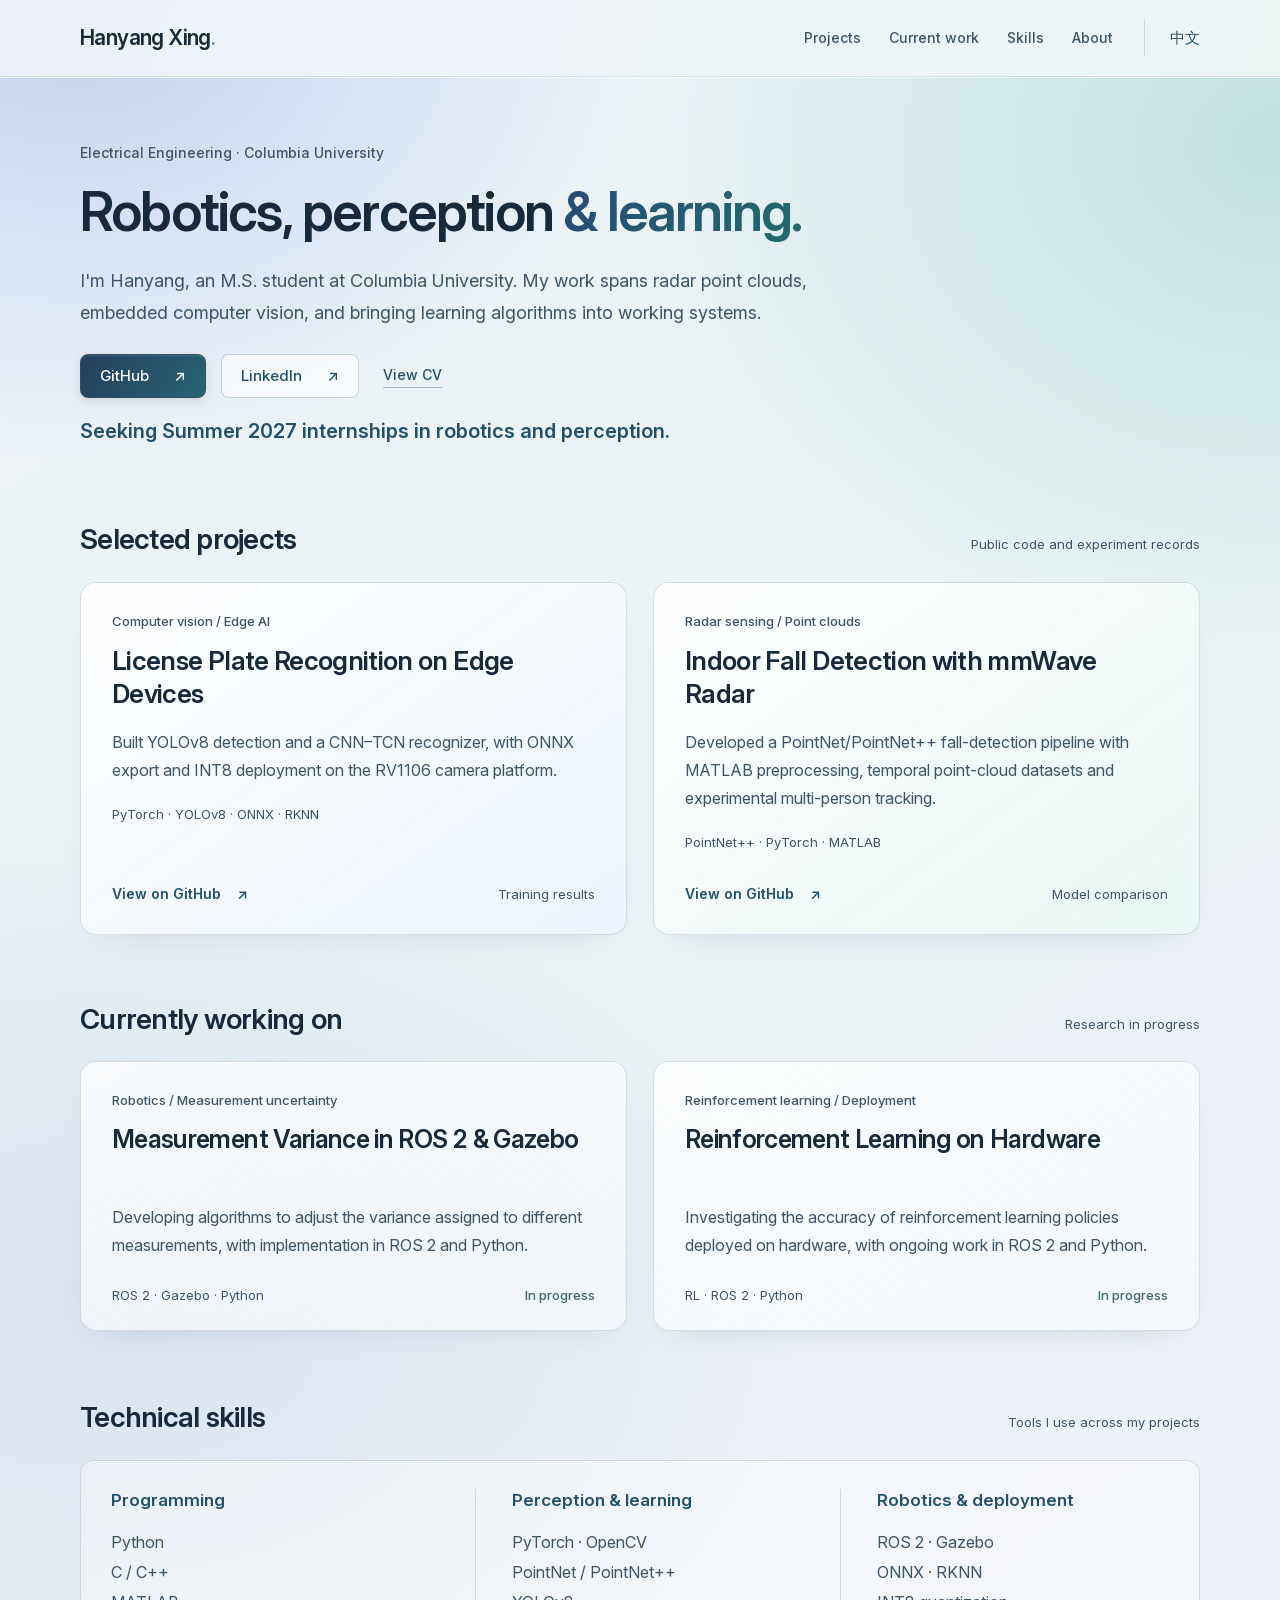
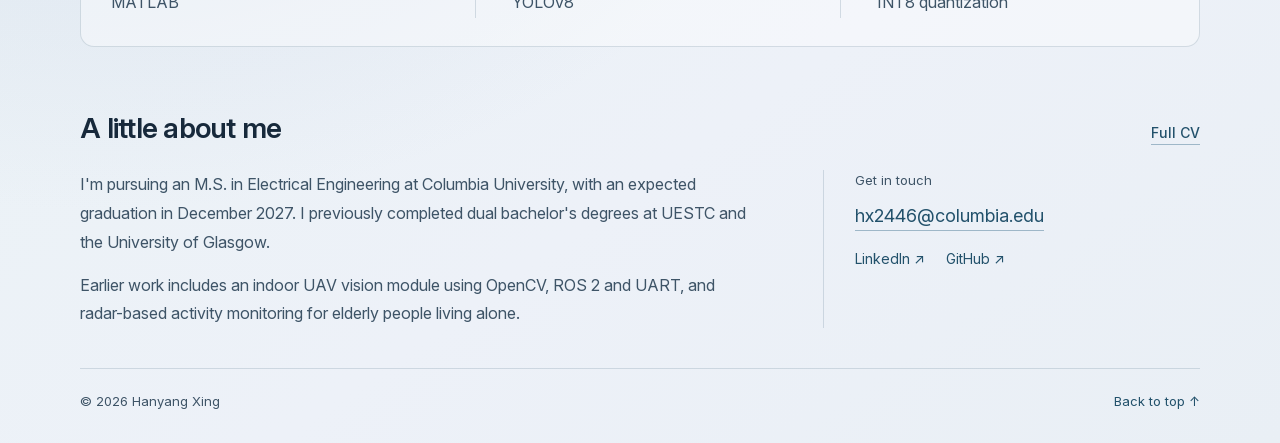
<file: index.html>
<!doctype html>
<html lang="en">
<head>
  <meta charset="utf-8">
  <meta name="viewport" content="width=device-width, initial-scale=1">
  <meta name="description" content="Hanyang Xing — Columbia University. A portfolio of projects in robotics, machine perception, radar sensing and embedded vision.">
  <meta name="theme-color" content="#edf2fa">
  <meta property="og:title" content="Hanyang Xing | Robotics & Perception">
  <meta property="og:description" content="Engineering projects, current research and technical skills.">
  <meta property="og:type" content="website">
  <title>Hanyang Xing | Robotics & Perception</title>
  <link rel="icon" href="assets/favicon.svg" type="image/svg+xml">
  <link rel="preload" href="assets/fonts/InterVariable.woff2" as="font" type="font/woff2" crossorigin>
  <link rel="stylesheet" href="style.css">
  <script src="script.js" defer></script>
</head>
<body>
  <a class="skip-link" href="#main" data-en="Skip to content" data-zh="跳转到正文">Skip to content</a>
  <header class="site-header">
    <div class="header-inner">
      <a class="brand" href="#top">Hanyang Xing<span aria-hidden="true">.</span></a>
      <nav aria-label="Main navigation">
        <a href="#work" data-en="Projects" data-zh="项目">Projects</a>
        <a href="#ongoing" data-en="Current work" data-zh="当前工作">Current work</a>
        <a href="#skills" data-en="Skills" data-zh="技术">Skills</a>
        <a href="#about" data-en="About" data-zh="关于">About</a>
      </nav>
      <button id="language-toggle" type="button" aria-label="切换到中文">中文</button>
    </div>
  </header>

  <main id="main" class="page">
    <section class="hero" id="top" aria-labelledby="hero-title">
      <p class="hero-kicker" data-en="Electrical Engineering · Columbia University" data-zh="电子工程 · 哥伦比亚大学">Electrical Engineering · Columbia University</p>
      <h1 id="hero-title"><span data-en="Robotics, perception" data-zh="机器人、感知，">Robotics, perception</span><br class="mobile-break"><span class="title-accent" data-en=" & learning." data-zh="以及学习。"> & learning.</span></h1>
      <p class="hero-description" data-en="I'm Hanyang, an M.S. student at Columbia University. My work spans radar point clouds, embedded computer vision, and bringing learning algorithms into working systems." data-zh="我是 Hanyang，目前在哥伦比亚大学攻读硕士。我的工作涵盖雷达点云、嵌入式计算机视觉，以及将学习算法转化为可运行的系统。">I'm Hanyang, an M.S. student at Columbia University. My work spans radar point clouds, embedded computer vision, and bringing learning algorithms into working systems.</p>
      <div class="hero-links">
        <a class="button button-primary" href="https://github.com/Harryxing213" target="_blank" rel="noopener">GitHub <span aria-hidden="true">↗</span></a>
        <a class="button button-secondary" href="https://www.linkedin.com/in/hanyangxing/" target="_blank" rel="noopener">LinkedIn <span aria-hidden="true">↗</span></a>
        <a class="quiet-link" href="resume.html" target="_blank" rel="noopener" data-en="View CV" data-zh="查看简历">View CV</a>
      </div>
      <p class="availability" data-en="Seeking Summer 2027 internships in robotics and perception." data-zh="寻找 2027 年暑期机器人与感知方向实习。">Seeking Summer 2027 internships in robotics and perception.</p>
    </section>

    <section id="work" class="content-section" aria-labelledby="work-title">
      <div class="section-heading"><h2 id="work-title" data-en="Selected projects" data-zh="项目精选">Selected projects</h2><p data-en="Public code and experiment records" data-zh="公开代码与实验记录">Public code and experiment records</p></div>
      <div class="project-grid">
        <article class="project-card" id="edge-vision">
          <p class="card-category" data-en="Computer vision / Edge AI" data-zh="计算机视觉 / 边缘 AI">Computer vision / Edge AI</p>
          <h3 data-en="License Plate Recognition on Edge Devices" data-zh="车牌识别与边缘设备部署">License Plate Recognition on Edge Devices</h3>
          <p class="card-description" data-en="Built YOLOv8 detection and a CNN–TCN recognizer, with ONNX export and INT8 deployment on the RV1106 camera platform." data-zh="开发 YOLOv8 检测模块与 CNN–TCN 识别器，完成 ONNX 导出和 RV1106 摄像头平台的 INT8 部署。">Built YOLOv8 detection and a CNN–TCN recognizer, with ONNX export and INT8 deployment on the RV1106 camera platform.</p>
          <p class="card-technologies">PyTorch · YOLOv8 · ONNX · RKNN</p>
          <div class="card-footer"><a class="github-link" href="https://github.com/Harryxing213/License-Plate-Recognition-with-Edge-Model-Deployment" target="_blank" rel="noopener"><span data-en="View on GitHub" data-zh="查看 GitHub">View on GitHub</span><span aria-hidden="true">↗</span></a><a class="result-link" href="assets/detection-results.png" target="_blank" rel="noopener" data-en="Training results" data-zh="训练结果">Training results</a></div>
        </article>
        <article class="project-card" id="radar-perception">
          <p class="card-category" data-en="Radar sensing / Point clouds" data-zh="雷达感知 / 点云">Radar sensing / Point clouds</p>
          <h3 data-en="Indoor Fall Detection with mmWave Radar" data-zh="基于毫米波雷达的室内跌倒检测">Indoor Fall Detection with mmWave Radar</h3>
          <p class="card-description" data-en="Developed a PointNet/PointNet++ fall-detection pipeline with MATLAB preprocessing, temporal point-cloud datasets and experimental multi-person tracking." data-zh="构建 PointNet/PointNet++ 跌倒检测流程，涵盖 MATLAB 预处理、时序点云数据集与实验性多人轨迹分析。">Developed a PointNet/PointNet++ fall-detection pipeline with MATLAB preprocessing, temporal point-cloud datasets and experimental multi-person tracking.</p>
          <p class="card-technologies">PointNet++ · PyTorch · MATLAB</p>
          <div class="card-footer"><a class="github-link" href="https://github.com/Harryxing213/Indoor-Fall-Detection-based-on-Millimeter-Wave-Radar" target="_blank" rel="noopener"><span data-en="View on GitHub" data-zh="查看 GitHub">View on GitHub</span><span aria-hidden="true">↗</span></a><a class="result-link" href="assets/radar-comparison.png" target="_blank" rel="noopener" data-en="Model comparison" data-zh="模型对比">Model comparison</a></div>
        </article>
      </div>
    </section>

    <section id="ongoing" class="content-section" aria-labelledby="ongoing-title">
      <div class="section-heading"><h2 id="ongoing-title" data-en="Currently working on" data-zh="正在进行">Currently working on</h2><p data-en="Research in progress" data-zh="持续探索中的研究">Research in progress</p></div>
      <div class="project-grid ongoing-grid">
        <article class="project-card research-card"><p class="card-category" data-en="Robotics / Measurement uncertainty" data-zh="机器人 / 测量不确定性">Robotics / Measurement uncertainty</p><h3 data-en="Measurement Variance in ROS 2 & Gazebo" data-zh="ROS 2 与 Gazebo 中的测量方差调整">Measurement Variance in ROS 2 & Gazebo</h3><p class="card-description" data-en="Developing algorithms to adjust the variance assigned to different measurements, with implementation in ROS 2 and Python." data-zh="研究调整不同测量量方差的算法，在 ROS 2 与 Python 上开展实现工作。">Developing algorithms to adjust the variance assigned to different measurements, with implementation in ROS 2 and Python.</p><div class="research-footer"><span>ROS 2 · Gazebo · Python</span><span class="research-status" data-en="In progress" data-zh="进行中">In progress</span></div></article>
        <article class="project-card research-card"><p class="card-category" data-en="Reinforcement learning / Deployment" data-zh="强化学习 / 实际部署">Reinforcement learning / Deployment</p><h3 data-en="Reinforcement Learning on Hardware" data-zh="强化学习的硬件部署">Reinforcement Learning on Hardware</h3><p class="card-description" data-en="Investigating the accuracy of reinforcement learning policies deployed on hardware, with ongoing work in ROS 2 and Python." data-zh="研究强化学习策略部署到硬件后的精度问题，目前在 ROS 2 与 Python 上开展工作。">Investigating the accuracy of reinforcement learning policies deployed on hardware, with ongoing work in ROS 2 and Python.</p><div class="research-footer"><span>RL · ROS 2 · Python</span><span class="research-status" data-en="In progress" data-zh="进行中">In progress</span></div></article>
      </div>
    </section>

    <section id="skills" class="content-section skills-section" aria-labelledby="skills-title">
      <div class="section-heading"><h2 id="skills-title" data-en="Technical skills" data-zh="技术能力">Technical skills</h2><p data-en="Tools I use across my projects" data-zh="项目中使用的技术与工具">Tools I use across my projects</p></div>
      <div class="skills-grid">
        <div class="skill-group"><h3 data-en="Programming" data-zh="编程语言">Programming</h3><p>Python<br>C / C++<br>MATLAB</p></div>
        <div class="skill-group"><h3 data-en="Perception & learning" data-zh="感知与学习">Perception & learning</h3><p>PyTorch · OpenCV<br>PointNet / PointNet++<br>YOLOv8</p></div>
        <div class="skill-group"><h3 data-en="Robotics & deployment" data-zh="机器人与部署">Robotics & deployment</h3><p>ROS 2 · Gazebo<br>ONNX · RKNN<br>INT8 quantization</p></div>
      </div>
    </section>

    <section id="about" class="content-section about-section" aria-labelledby="about-title">
      <div class="section-heading"><h2 id="about-title" data-en="A little about me" data-zh="关于我">A little about me</h2><a class="quiet-link" href="resume.html" target="_blank" rel="noopener" data-en="Full CV" data-zh="完整简历">Full CV</a></div>
      <div class="about-grid"><div><p data-en="I'm pursuing an M.S. in Electrical Engineering at Columbia University, with an expected graduation in December 2027. I previously completed dual bachelor's degrees at UESTC and the University of Glasgow." data-zh="我目前在哥伦比亚大学攻读电子工程硕士，预计于 2027 年 12 月毕业。本科在电子科技大学与格拉斯哥大学完成双学位项目。">I'm pursuing an M.S. in Electrical Engineering at Columbia University, with an expected graduation in December 2027. I previously completed dual bachelor's degrees at UESTC and the University of Glasgow.</p><p data-en="Earlier work includes an indoor UAV vision module using OpenCV, ROS 2 and UART, and radar-based activity monitoring for elderly people living alone." data-zh="此前的工作还包括基于 OpenCV、ROS 2 与 UART 的室内无人机视觉模块，以及面向独居老人的雷达行为监测。">Earlier work includes an indoor UAV vision module using OpenCV, ROS 2 and UART, and radar-based activity monitoring for elderly people living alone.</p></div><div class="contact-block"><span data-en="Get in touch" data-zh="联系我">Get in touch</span><a class="email-link" href="mailto:hx2446@columbia.edu">hx2446@columbia.edu</a><div><a href="https://www.linkedin.com/in/hanyangxing/" target="_blank" rel="noopener">LinkedIn ↗</a><a href="https://github.com/Harryxing213" target="_blank" rel="noopener">GitHub ↗</a></div></div></div>
    </section>
    <footer class="site-footer"><span>© <span id="year">2026</span> Hanyang Xing</span><a href="#top" data-en="Back to top ↑" data-zh="回到顶部 ↑">Back to top ↑</a></footer>
  </main>
</body>
</html>
</file>
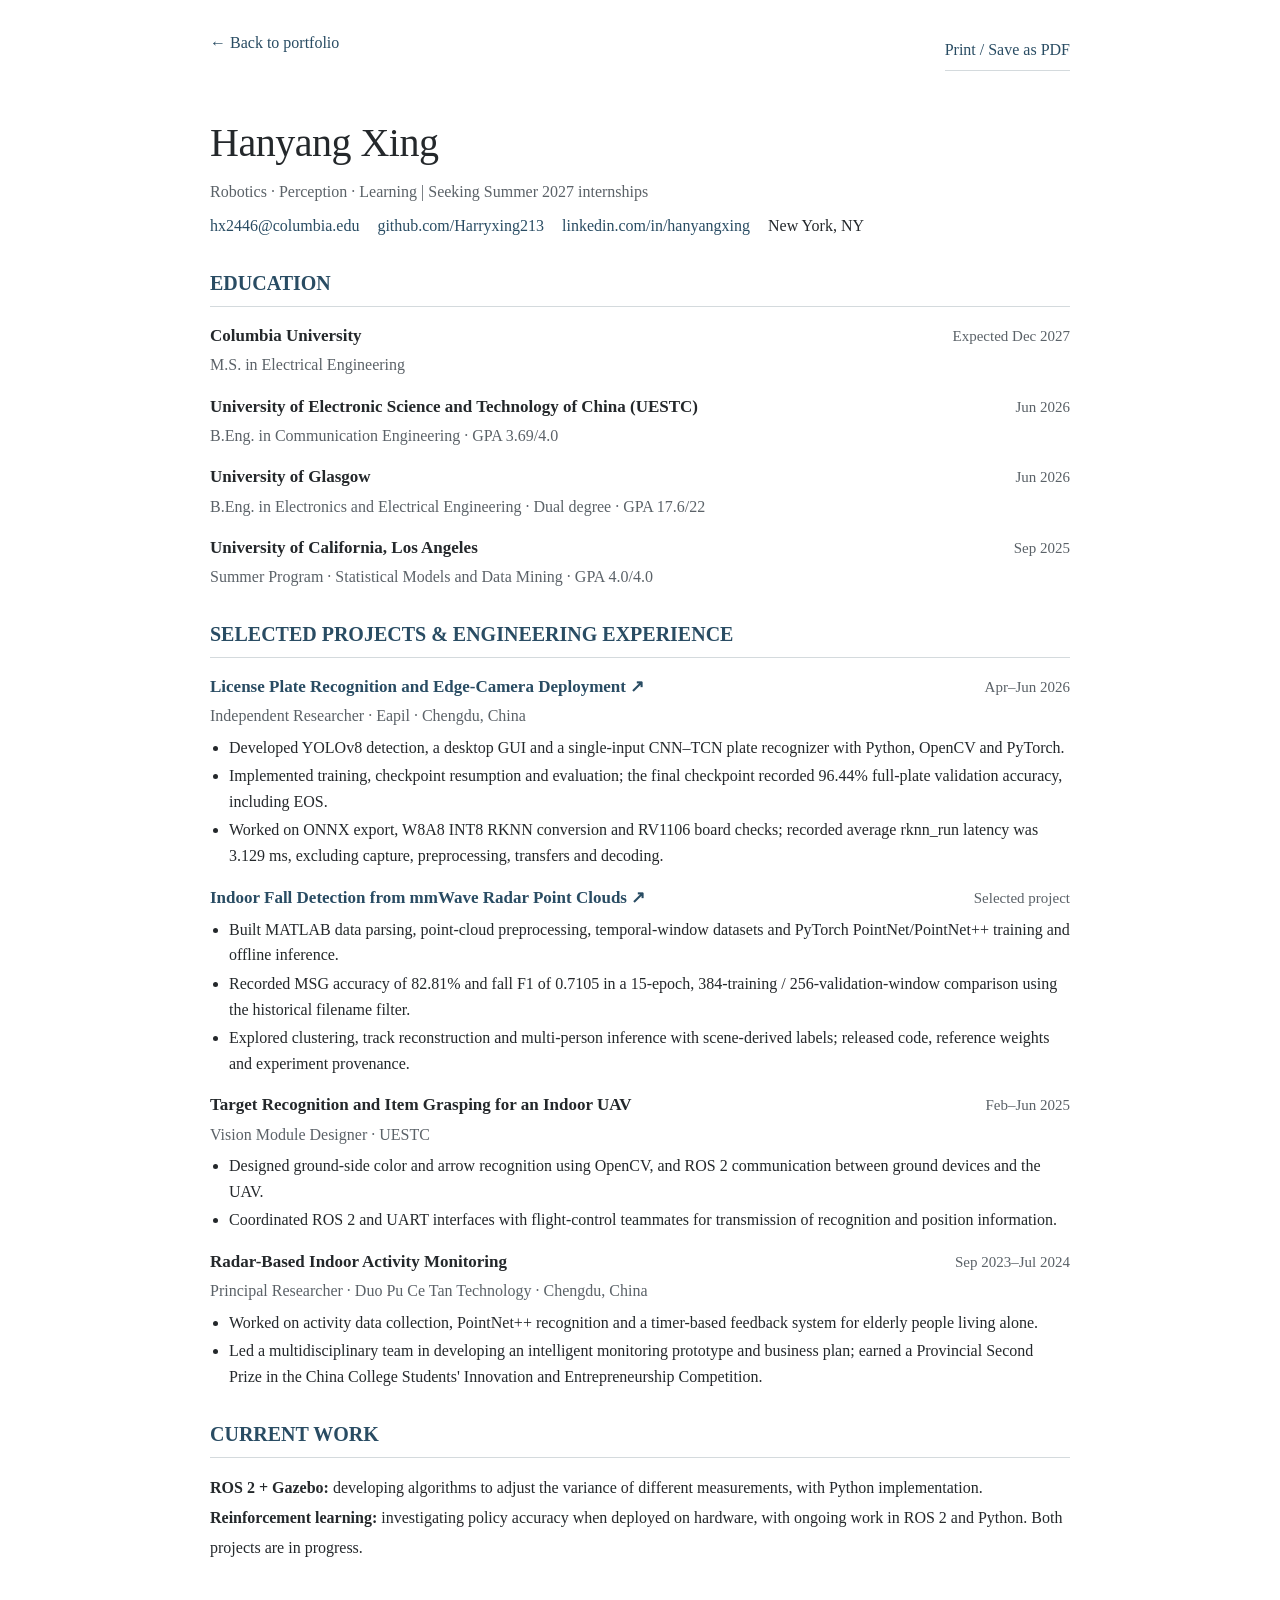
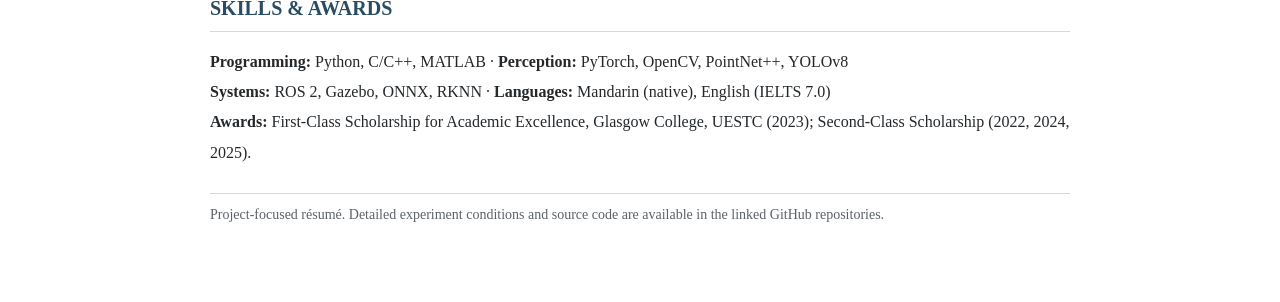
<file: resume.html>
<!doctype html>
<html lang="en">
<head>
  <meta charset="utf-8"><meta name="viewport" content="width=device-width, initial-scale=1">
  <meta name="description" content="Hanyang Xing — project-focused engineering résumé.">
  <title>Hanyang Xing — Résumé</title>
  <link rel="icon" href="assets/favicon.svg" type="image/svg+xml">
  <style>
    *{box-sizing:border-box}body{margin:0;background:#ffffff;color:#24282b;font-family:"Times New Roman",Times,"Songti SC",SimSun,serif;font-size:16px;line-height:1.6}a{color:#294c63;text-decoration:none}a:hover{text-decoration:underline}a:focus-visible,button:focus-visible{outline:3px solid #294c63;outline-offset:4px}.toolbar{max-width:860px;margin:30px auto 20px;display:flex;justify-content:space-between;gap:20px;padding:0;font-size:16px}.toolbar button{background:none;color:#294c63;border:0;border-bottom:1px solid #d4dadd;padding:7px 0;cursor:pointer;font:inherit}.sheet{max-width:860px;background:#fff;border:0;margin:0 auto 40px;padding:20px 0 35px}h1{font-family:"Times New Roman",Times,"Songti SC",SimSun,serif;font-size:40px;letter-spacing:-.5px;font-weight:400;margin:0 0 4px}header p{margin:0;color:#5b6268}.links{margin-top:9px;font-size:16px;display:flex;flex-wrap:wrap;gap:7px 18px}section{margin-top:28px}h2{font-size:20px;letter-spacing:0;border-bottom:1px solid #d4dadd;padding-bottom:7px;margin:0 0 15px;font-weight:600;color:#294c63}.entry{margin-bottom:15px}.entry-heading{display:flex;justify-content:space-between;gap:18px;align-items:baseline}.entry h3{font-size:17px;margin:0;font-weight:600}.entry-heading span{white-space:nowrap;color:#5b6268;font-size:15px}.entry p{margin:3px 0;font-size:16px;color:#5b6268}.entry ul{margin:6px 0 0;padding-left:19px;font-size:16px}.entry li{margin-bottom:3px}.note{font-size:10px!important;line-height:1.6}.skills{font-size:16px;line-height:1.9;margin:0}.skills strong{font-weight:600}footer{border-top:1px solid #d4dadd;margin-top:25px;padding-top:10px;font-size:14px;color:#5b6268}@media(max-width:650px){.toolbar{margin-top:20px;padding:0 20px}.sheet{border:0;margin:0;padding:30px 22px}.entry-heading{display:block}.entry-heading span{display:block;margin-top:2px}h1{font-size:36px}body{background:white}}@media print{@page{size:A4;margin:12mm 14mm}body{background:white;font-size:10px;line-height:1.4}.toolbar{display:none}.sheet{padding:0;margin:0;max-width:none;border:0}h1{font-size:29px}header p{font-size:10px}.links{font-size:9px;margin-top:6px}section{margin-top:14px}h2{font-size:9px;margin-bottom:9px;padding-bottom:4px}.entry{margin-bottom:9px;break-inside:avoid}.entry h3{font-size:10px}.entry-heading span{font-size:9px}.entry p,.entry ul,.skills{font-size:9px}.entry li{margin-bottom:2px}.entry ul{margin-top:3px}.note{font-size:8px!important}footer{font-size:8px;margin-top:13px;padding-top:6px}a{color:inherit;text-decoration:none}.entry-heading{display:flex}}
  </style>
</head>
<body>
  <div class="toolbar"><a href="index.html">← Back to portfolio</a><button type="button" onclick="window.print()">Print / Save as PDF</button></div>
  <main class="sheet">
    <header><h1>Hanyang Xing</h1><p>Robotics · Perception · Learning | Seeking Summer 2027 internships</p><div class="links"><a href="mailto:hx2446@columbia.edu">hx2446@columbia.edu</a><a href="https://github.com/Harryxing213">github.com/Harryxing213</a><a href="https://www.linkedin.com/in/hanyangxing/">linkedin.com/in/hanyangxing</a><span>New York, NY</span></div></header>
    <section><h2>EDUCATION</h2><div class="entry"><div class="entry-heading"><h3>Columbia University</h3><span>Expected Dec 2027</span></div><p>M.S. in Electrical Engineering</p></div><div class="entry"><div class="entry-heading"><h3>University of Electronic Science and Technology of China (UESTC)</h3><span>Jun 2026</span></div><p>B.Eng. in Communication Engineering · GPA 3.69/4.0</p></div><div class="entry"><div class="entry-heading"><h3>University of Glasgow</h3><span>Jun 2026</span></div><p>B.Eng. in Electronics and Electrical Engineering · Dual degree · GPA 17.6/22</p></div><div class="entry"><div class="entry-heading"><h3>University of California, Los Angeles</h3><span>Sep 2025</span></div><p>Summer Program · Statistical Models and Data Mining · GPA 4.0/4.0</p></div></section>
    <section><h2>SELECTED PROJECTS & ENGINEERING EXPERIENCE</h2>
      <div class="entry"><div class="entry-heading"><h3><a href="https://github.com/Harryxing213/License-Plate-Recognition-with-Edge-Model-Deployment">License Plate Recognition and Edge-Camera Deployment ↗</a></h3><span>Apr–Jun 2026</span></div><p>Independent Researcher · Eapil · Chengdu, China</p><ul><li>Developed YOLOv8 detection, a desktop GUI and a single-input CNN–TCN plate recognizer with Python, OpenCV and PyTorch.</li><li>Implemented training, checkpoint resumption and evaluation; the final checkpoint recorded 96.44% full-plate validation accuracy, including EOS.</li><li>Worked on ONNX export, W8A8 INT8 RKNN conversion and RV1106 board checks; recorded average rknn_run latency was 3.129 ms, excluding capture, preprocessing, transfers and decoding.</li></ul></div>
      <div class="entry"><div class="entry-heading"><h3><a href="https://github.com/Harryxing213/Indoor-Fall-Detection-based-on-Millimeter-Wave-Radar">Indoor Fall Detection from mmWave Radar Point Clouds ↗</a></h3><span>Selected project</span></div><ul><li>Built MATLAB data parsing, point-cloud preprocessing, temporal-window datasets and PyTorch PointNet/PointNet++ training and offline inference.</li><li>Recorded MSG accuracy of 82.81% and fall F1 of 0.7105 in a 15-epoch, 384-training / 256-validation-window comparison using the historical filename filter.</li><li>Explored clustering, track reconstruction and multi-person inference with scene-derived labels; released code, reference weights and experiment provenance.</li></ul></div>
      <div class="entry"><div class="entry-heading"><h3>Target Recognition and Item Grasping for an Indoor UAV</h3><span>Feb–Jun 2025</span></div><p>Vision Module Designer · UESTC</p><ul><li>Designed ground-side color and arrow recognition using OpenCV, and ROS 2 communication between ground devices and the UAV.</li><li>Coordinated ROS 2 and UART interfaces with flight-control teammates for transmission of recognition and position information.</li></ul></div>
      <div class="entry"><div class="entry-heading"><h3>Radar-Based Indoor Activity Monitoring</h3><span>Sep 2023–Jul 2024</span></div><p>Principal Researcher · Duo Pu Ce Tan Technology · Chengdu, China</p><ul><li>Worked on activity data collection, PointNet++ recognition and a timer-based feedback system for elderly people living alone.</li><li>Led a multidisciplinary team in developing an intelligent monitoring prototype and business plan; earned a Provincial Second Prize in the China College Students' Innovation and Entrepreneurship Competition.</li></ul></div>
    </section>
    <section><h2>CURRENT WORK</h2><p class="skills"><strong>ROS 2 + Gazebo:</strong> developing algorithms to adjust the variance of different measurements, with Python implementation.<br><strong>Reinforcement learning:</strong> investigating policy accuracy when deployed on hardware, with ongoing work in ROS 2 and Python. Both projects are in progress.</p></section>
    <section><h2>SKILLS & AWARDS</h2><p class="skills"><strong>Programming:</strong> Python, C/C++, MATLAB · <strong>Perception:</strong> PyTorch, OpenCV, PointNet++, YOLOv8<br><strong>Systems:</strong> ROS 2, Gazebo, ONNX, RKNN · <strong>Languages:</strong> Mandarin (native), English (IELTS 7.0)<br><strong>Awards:</strong> First-Class Scholarship for Academic Excellence, Glasgow College, UESTC (2023); Second-Class Scholarship (2022, 2024, 2025).</p></section>
    <footer>Project-focused résumé. Detailed experiment conditions and source code are available in the linked GitHub repositories.</footer>
  </main>
</body>
</html>
</file>
<file: style.css>
@charset "UTF-8";
@font-face {
  font-family: "Inter";
  font-style: normal;
  font-weight: 100 900;
  font-display: swap;
  src: url("assets/fonts/InterVariable.woff2") format("woff2");
}
:root {
  --paper: #eaf1f7;
  --ink: #17293b;
  --muted: #3e5467;
  --accent: #22516b;
  --accent-soft: #648a9c;
  --rule: rgba(100,129,152,.24);
  --card: rgba(255,255,255,.76);
  --font: "Inter", -apple-system, BlinkMacSystemFont, "Segoe UI", "PingFang SC", "Microsoft YaHei", sans-serif;
}
* { box-sizing: border-box; }
html { scroll-padding-top: 108px; }
body {
  margin: 0;
  background-color: var(--paper);
  background-image:
    radial-gradient(ellipse 780px 620px at 6% 0%, rgba(171,191,234,.65), transparent 74%),
    radial-gradient(ellipse 900px 720px at 100% 7%, rgba(148,208,202,.5), transparent 72%),
    radial-gradient(ellipse 1000px 700px at 8% 64%, rgba(197,206,229,.45), transparent 72%),
    linear-gradient(145deg, #eef3f9 0%, #eaf3f5 42%, #edf1f8 76%, #e9eff5 100%);
  color: var(--ink);
  font-family: var(--font);
  font-size: 17px;
  line-height: 1.65;
  font-optical-sizing: auto;
  -webkit-font-smoothing: antialiased;
}
a { color: var(--accent); text-decoration: none; }
a:focus-visible, button:focus-visible { outline: 2px solid var(--accent); outline-offset: 5px; }
::selection { background: #bbd8e3; color: #17293b; }
h1, h2, h3, p { margin: 0; }
button { font: inherit; cursor: pointer; }
.skip-link { position: fixed; left: 20px; top: -70px; z-index: 20; background: white; padding: 8px; }
.skip-link:focus { top: 8px; }
.site-header { position: sticky; top: 0; z-index: 10; background: linear-gradient(110deg, #edf2fa, #edf5f5); border-bottom: 1px solid rgba(105,134,159,.19); box-shadow: 0 1px 0 rgba(255,255,255,.65); }
.header-inner, .page { width: min(1120px, calc(100% - 80px)); margin: 0 auto; }
.header-inner { min-height: 76px; display: flex; align-items: center; gap: 31px; }
.brand { color: var(--ink); font-size: 21px; font-weight: 600; letter-spacing: -.6px; white-space: nowrap; }
.brand span { color: var(--accent-soft); }
.header-inner nav { display: flex; gap: 28px; align-items: center; margin-left: auto; font-size: 14px; font-weight: 500; }
.header-inner nav a { color: var(--muted); padding: 9px 0; }
.header-inner nav a:hover { color: var(--accent); }
#language-toggle { border: 0; border-left: 1px solid var(--rule); background: transparent; color: var(--accent); min-height: 36px; padding: 3px 0 3px 25px; font-size: 15px; }
#language-toggle:hover { text-decoration: underline; text-underline-offset: 4px; }
.hero { padding: 64px 0 44px; }
.hero-kicker { font-size: 14px; font-weight: 500; color: var(--muted); margin-bottom: 17px; }
h1 { font-size: clamp(38px,4.3vw,54px); font-weight: 600; line-height: 1.13; letter-spacing: -1.8px; }
.title-accent { color: var(--accent); }
@supports (background-clip: text) or (-webkit-background-clip: text) {
  .title-accent { background-image: linear-gradient(110deg, #284a79, #216b69); background-clip: text; -webkit-background-clip: text; color: transparent; }
}
.mobile-break { display: none; }
.hero-description { max-width: 800px; font-size: 18px; line-height: 1.75; color: var(--muted); margin-top: 23px; }
.hero-links { display: flex; align-items: center; flex-wrap: wrap; gap: 15px; margin-top: 26px; }
.button { min-height: 44px; min-width: 120px; padding: 8px 19px; border: 1px solid var(--accent); border-radius: 8px; display: inline-flex; align-items: center; justify-content: space-between; gap: 25px; font-size: 15px; font-weight: 500; transition: background .15s, border-color .15s, box-shadow .15s; }
.button-primary { background: linear-gradient(120deg, #233f5d, #2a6375); border-color: #294f67; color: #fff; box-shadow: 0 4px 10px rgba(34,65,91,.12), inset 0 1px 0 rgba(255,255,255,.12); }
.button-primary:hover { background: linear-gradient(120deg, #1c354f, #205266); border-color: #1e435b; box-shadow: 0 6px 15px rgba(34,65,91,.19); }
.button-secondary { background: rgba(255,255,255,.62); color: var(--accent); border-color: rgba(99,128,151,.35); box-shadow: inset 0 1px 0 rgba(255,255,255,.9); }
.button-secondary:hover { background: rgba(255,255,255,.88); border-color: var(--accent-soft); }
.quiet-link { display: inline-block; font-size: 14px; font-weight: 500; border-bottom: 1px solid #9eb7c8; line-height: 1.6; }
.quiet-link:hover { border-color: var(--accent); }
.hero-links .quiet-link { margin-left: 9px; }
.availability { color: var(--accent); font-size: 20px; font-weight: 600; line-height: 1.5; margin-top: 18px; }
.content-section { padding: 31px 0 25px; }
.section-heading { display: flex; justify-content: space-between; gap: 25px; align-items: baseline; margin-bottom: 24px; }
h2 { font-size: 28px; line-height: 1.3; font-weight: 600; letter-spacing: -.75px; }
.section-heading > p { font-size: 13px; color: var(--muted); }
.project-grid { display: grid; grid-template-columns: repeat(2,minmax(0,1fr)); gap: 26px; }
.project-card { display: flex; flex-direction: column; min-width: 0; padding: 29px 31px 23px; background: var(--card); border: 1px solid var(--rule); border-radius: 16px; box-shadow: 0 14px 34px -28px rgba(36,67,101,.34), inset 0 1px 0 rgba(255,255,255,.92); transition: border-color .2s, box-shadow .2s, transform .2s; }
#edge-vision { background: linear-gradient(145deg, rgba(255,255,255,.91), rgba(235,243,254,.87)); }
#radar-perception { background: linear-gradient(145deg, rgba(255,255,255,.91), rgba(232,246,243,.87)); }
@media (hover: hover) {
  .project-card:hover { border-color: rgba(92,130,156,.48); box-shadow: 0 16px 36px -22px rgba(36,67,101,.23), inset 0 1px 0 rgba(255,255,255,.95); transform: translateY(-3px); }
}
.card-category { font-size: 13px; font-weight: 500; color: var(--muted); line-height: 1.5; margin-bottom: 14px; }
.project-card h3 { font-size: 26px; line-height: 1.25; font-weight: 600; letter-spacing: -.65px; min-height: 2.5em; color: var(--ink); }
.card-description { font-size: 16px; line-height: 1.75; color: var(--muted); margin-top: 18px; }
.card-technologies { font-size: 13px; color: var(--muted); margin-top: 19px; line-height: 1.7; }
.card-footer { display: flex; justify-content: space-between; align-items: baseline; flex-wrap: wrap; gap: 8px 19px; margin-top: auto; padding-top: 25px; }
.github-link { display: inline-flex; align-items: baseline; gap: 16px; font-size: 14px; font-weight: 600; padding: 4px 0; }
.github-link:hover { text-decoration: underline; text-underline-offset: 4px; }
.result-link { font-size: 13px; color: var(--muted); padding: 5px 0; }
.result-link:hover { color: var(--accent); text-decoration: underline; text-underline-offset: 4px; }
#ongoing { padding-top: 41px; }
.research-card { background: linear-gradient(145deg, rgba(255,255,255,.72), rgba(249,252,255,.55)); padding-bottom: 24px; }
.research-card h3 { font-size: 25px; min-height: 2.5em; }
.research-card .card-description { margin-top: 16px; }
.research-footer { display: flex; align-items: baseline; justify-content: space-between; flex-wrap: wrap; gap: 8px 12px; padding-top: 26px; margin-top: auto; color: var(--muted); font-size: 13px; }
.research-status { font-weight: 500; color: #3e686a; }
.skills-section { padding-top: 43px; }
.skills-grid { display: grid; grid-template-columns: repeat(3,minmax(0,1fr)); gap: 35px; padding: 28px 30px; background: rgba(255,255,255,.39); border: 1px solid var(--rule); border-radius: 14px; box-shadow: inset 0 1px 0 rgba(255,255,255,.8); }
.skill-group + .skill-group { border-left: 1px solid var(--rule); padding-left: 36px; }
.skill-group h3 { font-size: 17px; font-weight: 600; line-height: 1.4; margin-bottom: 14px; color: var(--accent); }
.skill-group p { font-size: 16px; color: var(--muted); line-height: 1.9; }
.about-section { padding-top: 38px; padding-bottom: 40px; }
.about-grid { display: grid; grid-template-columns: minmax(0,1.8fr) minmax(0,1fr); gap: 64px; }
.about-grid p { font-size: 16px; color: var(--muted); line-height: 1.8; }
.about-grid p + p { margin-top: 14px; }
.contact-block { padding-left: 31px; border-left: 1px solid var(--rule); }
.contact-block > span { display: block; font-size: 13px; color: var(--muted); margin-bottom: 9px; }
.email-link { display: inline-block; font-size: 18px; border-bottom: 1px solid #9eb7c8; overflow-wrap: anywhere; }
.contact-block > div { display: flex; gap: 21px; font-size: 14px; margin-top: 16px; }
.contact-block > div a:hover { text-decoration: underline; text-underline-offset: 4px; }
.site-footer { display: flex; justify-content: space-between; gap: 20px; font-size: 13px; color: var(--muted); padding: 22px 0 30px; border-top: 1px solid var(--rule); }
.site-footer a:hover { text-decoration: underline; text-underline-offset: 4px; }
html[lang="zh-CN"] { line-break: strict; }
html[lang="zh-CN"] h1 { line-height: 1.3; font-size: clamp(34px,4vw,49px); letter-spacing: -.5px; }
html[lang="zh-CN"] .hero-description { line-height: 1.85; }
html[lang="zh-CN"] .project-card h3 { line-height: 1.4; min-height: 2.8em; font-size: 26px; }
html[lang="zh-CN"] .card-description { line-height: 1.85; }
html[lang="zh-CN"] .research-card h3 { font-size: 25px; }

@media (max-width: 1000px) {
  .header-inner, .page { width: calc(100% - 60px); }
  .header-inner { gap: 22px; }
  .header-inner nav { gap: 21px; }
  .project-card { padding: 26px 25px 21px; }
  .project-card h3 { font-size: 24px; }
  .card-description { font-size: 16px; }
  .research-card h3 { font-size: 24px; }
  .about-grid { gap: 35px; grid-template-columns: 1.5fr 1fr; }
  .contact-block { padding-left: 25px; }
  .email-link { font-size: 17px; }
  .skills-grid { gap: 25px; }
  .skill-group + .skill-group { padding-left: 26px; }
}
@media (max-width: 740px) {
  html { scroll-padding-top: 112px; }
  .header-inner, .page { width: calc(100% - 44px); }
  .header-inner { display: grid; grid-template-columns: 1fr auto; gap: 0 18px; padding: 13px 0 7px; }
  .brand { grid-row: 1; grid-column: 1; font-size: 21px; }
  #language-toggle { grid-row: 1; grid-column: 2; min-height: 36px; padding-left: 18px; }
  .header-inner nav { grid-row: 2; grid-column: 1/-1; margin: 4px 0 0; justify-content: space-between; gap: 10px; font-size: 13px; }
  .header-inner nav a { padding: 7px 0; }
  .hero { padding: 40px 0 25px; }
  .hero-kicker { font-size: 14px; margin-bottom: 16px; }
  h1 { font-size: 38px; line-height: 1.16; letter-spacing: -1.2px; }
  .mobile-break { display: block; }
  .hero-description { font-size: 16px; margin-top: 20px; line-height: 1.75; }
  .hero-links { gap: 12px; margin-top: 23px; }
  .button { min-width: 108px; min-height: 44px; padding: 7px 14px; gap: 19px; font-size: 14px; }
  .hero-links .quiet-link { margin-left: 5px; font-size: 13px; }
  .availability { font-size: 18px; margin-top: 17px; }
  .content-section { padding-top: 25px; padding-bottom: 20px; }
  .section-heading { margin-bottom: 19px; gap: 16px; align-items: flex-end; }
  h2 { font-size: 25px; letter-spacing: -.6px; }
  .section-heading > p { display: none; }
  .project-grid { grid-template-columns: 1fr; gap: 19px; }
  .project-card { padding: 25px 25px 21px; }
  .project-card h3, .research-card h3 { font-size: 24px; min-height: 0; }
  .card-category { font-size: 13px; margin-bottom: 12px; }
  .card-description { font-size: 16px; margin-top: 16px; line-height: 1.75; }
  .card-technologies { margin-top: 17px; font-size: 13px; }
  .card-footer { padding-top: 22px; gap: 8px 14px; }
  .github-link { font-size: 14px; gap: 13px; }
  .result-link { font-size: 13px; }
  #ongoing { padding-top: 31px; }
  .research-footer { font-size: 13px; padding-top: 24px; }
  .skills-section { padding-top: 31px; }
  .skills-grid { grid-template-columns: 1fr; gap: 24px; padding: 24px; }
  .skill-group + .skill-group { border-left: 0; padding-left: 0; }
  .skill-group h3 { font-size: 18px; margin-bottom: 8px; }
  .skill-group p { font-size: 16px; line-height: 1.8; }
  .about-section { padding-top: 29px; padding-bottom: 29px; }
  .about-grid { grid-template-columns: 1fr; gap: 25px; }
  .about-grid p { font-size: 16px; }
  .contact-block { padding: 22px 0 0; border-left: 0; border-top: 1px solid var(--rule); }
  .email-link { font-size: 20px; }
  .section-heading .quiet-link { font-size: 13px; }
  .site-footer { font-size: 12px; padding: 19px 0 23px; }
  html[lang="zh-CN"] h1 { font-size: 38px; line-height: 1.3; }
  html[lang="zh-CN"] .project-card h3, html[lang="zh-CN"] .research-card h3 { font-size: 26px; min-height: 0; }
}
@media (max-width: 380px) {
  .brand { font-size: 20px; }
  .header-inner nav { font-size: 12px; gap: 8px; }
  h1 { font-size: 32px; }
  .hero-links { gap: 10px; }
  .hero-links .quiet-link { margin-left: 0; }
  .button span { display: none; }
  .button { min-width: 96px; padding-left: 12px; padding-right: 12px; gap: 13px; }
  .project-card { padding: 23px 21px 19px; }
  .project-card h3, .research-card h3 { font-size: 23px; }
  .card-description { font-size: 16px; }
  h2 { font-size: 24px; }
  .section-heading > p { font-size: 12px; max-width: 100px; }
  .card-footer { gap: 4px 10px; }
  .github-link { font-size: 14px; }
  .result-link { font-size: 13px; }
  .research-footer { font-size: 13px; }
  html[lang="zh-CN"] h1 { font-size: 33px; }
  html[lang="zh-CN"] .project-card h3, html[lang="zh-CN"] .research-card h3 { font-size: 24px; }
}
@media (prefers-reduced-motion: reduce) {
  *, *::before, *::after { transition: none !important; }
  .project-card:hover { transform: none; }
}
@media print {
  @page { size: A4; margin: 15mm; }
  body { font-size: 11pt; background: white; }
  .site-header { position: static; background: white; box-shadow: none; }
  .title-accent { background: none; color: var(--accent); }
  .header-inner { min-height: auto; padding-bottom: 12px; }
  .header-inner nav, #language-toggle, .hero-links, .site-footer { display: none; }
  .header-inner, .page { width: auto; margin: 0; }
  .hero { padding: 20px 0; }
  h1 { font-size: 25pt; }
  .hero-description { font-size: 11pt; }
  .content-section { padding-top: 20px; }
  h2 { font-size: 18pt; }
  .project-card, #edge-vision, #radar-perception { padding: 15px; break-inside: avoid; background: white; box-shadow: none; transform: none; }
  .project-card h3, .research-card h3 { font-size: 15pt; }
  .card-description { font-size: 10pt; }
  .card-category, .card-technologies, .research-footer, .result-link { font-size: 9pt; }
  .github-link { font-size: 10pt; }
  .skills-grid { gap: 20px; background: white; box-shadow: none; }
  .skill-group p, .about-grid p { font-size: 10pt; }
}
</file>
